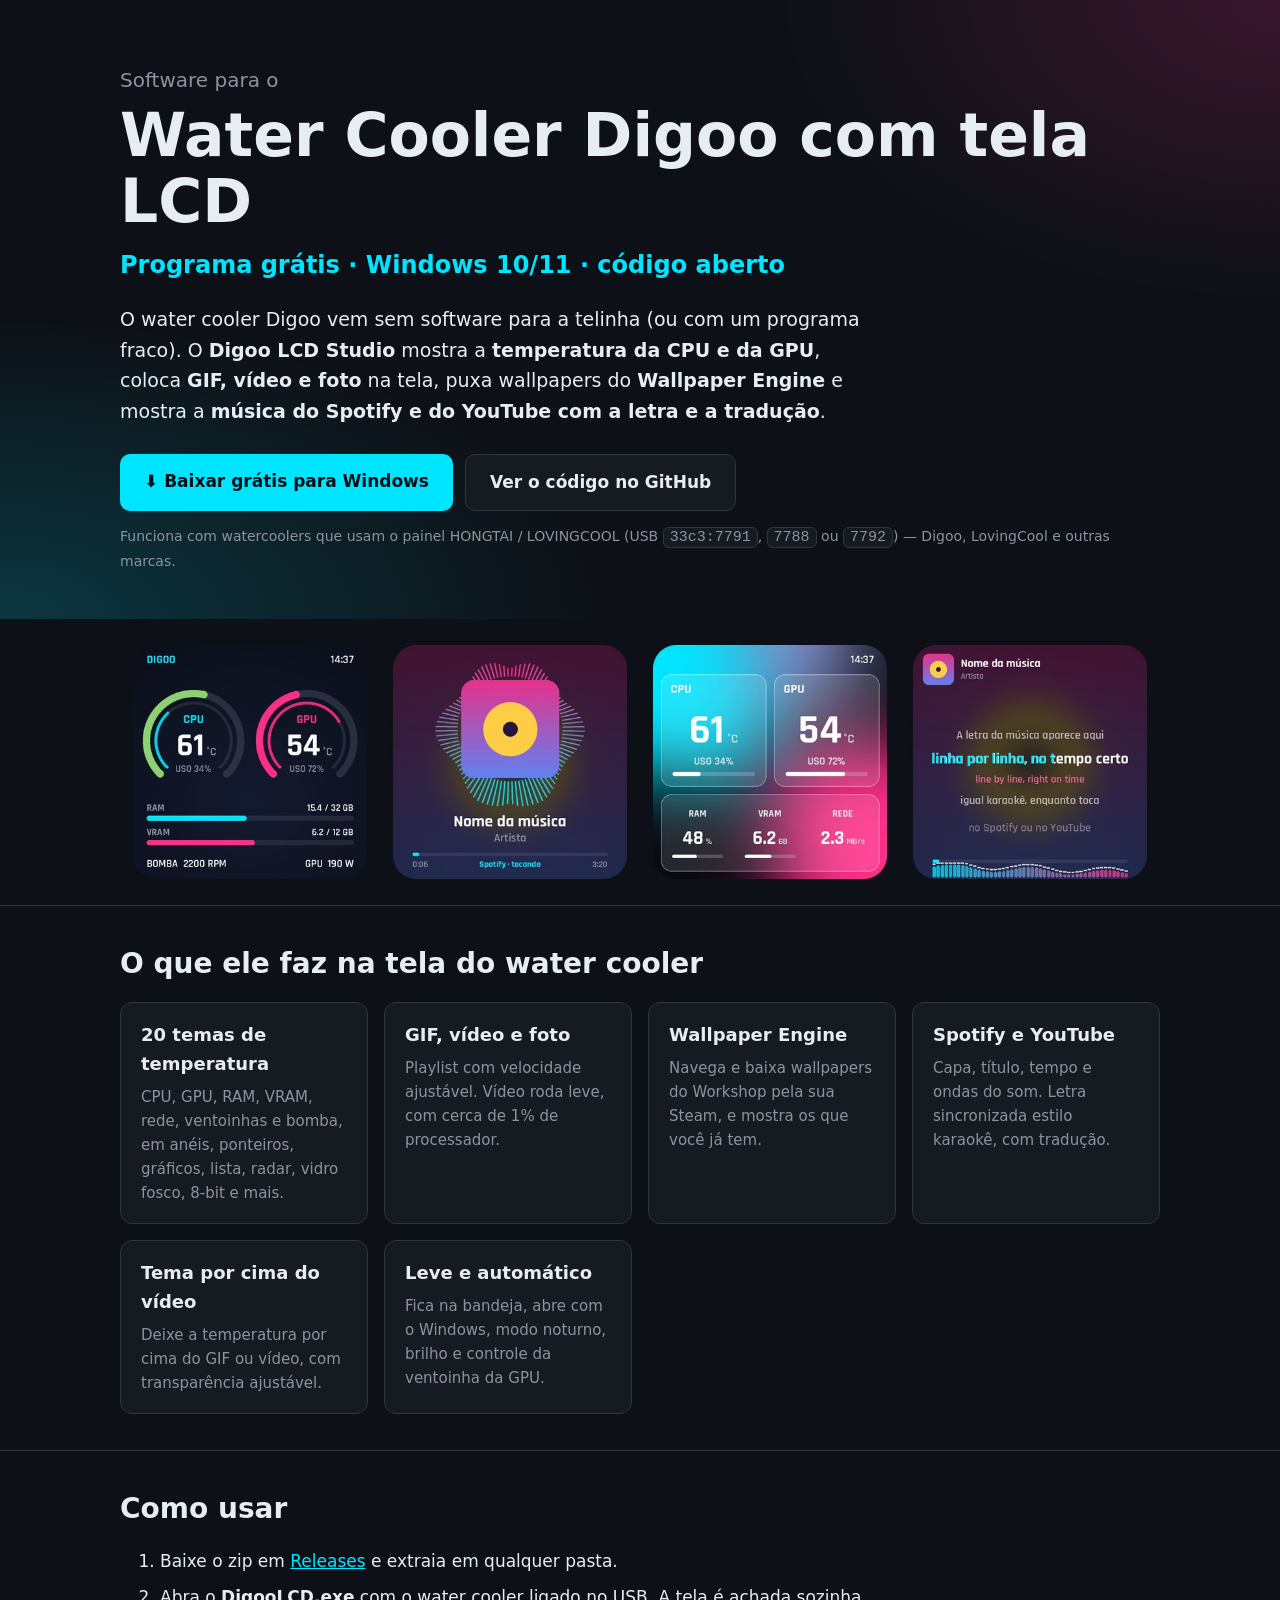
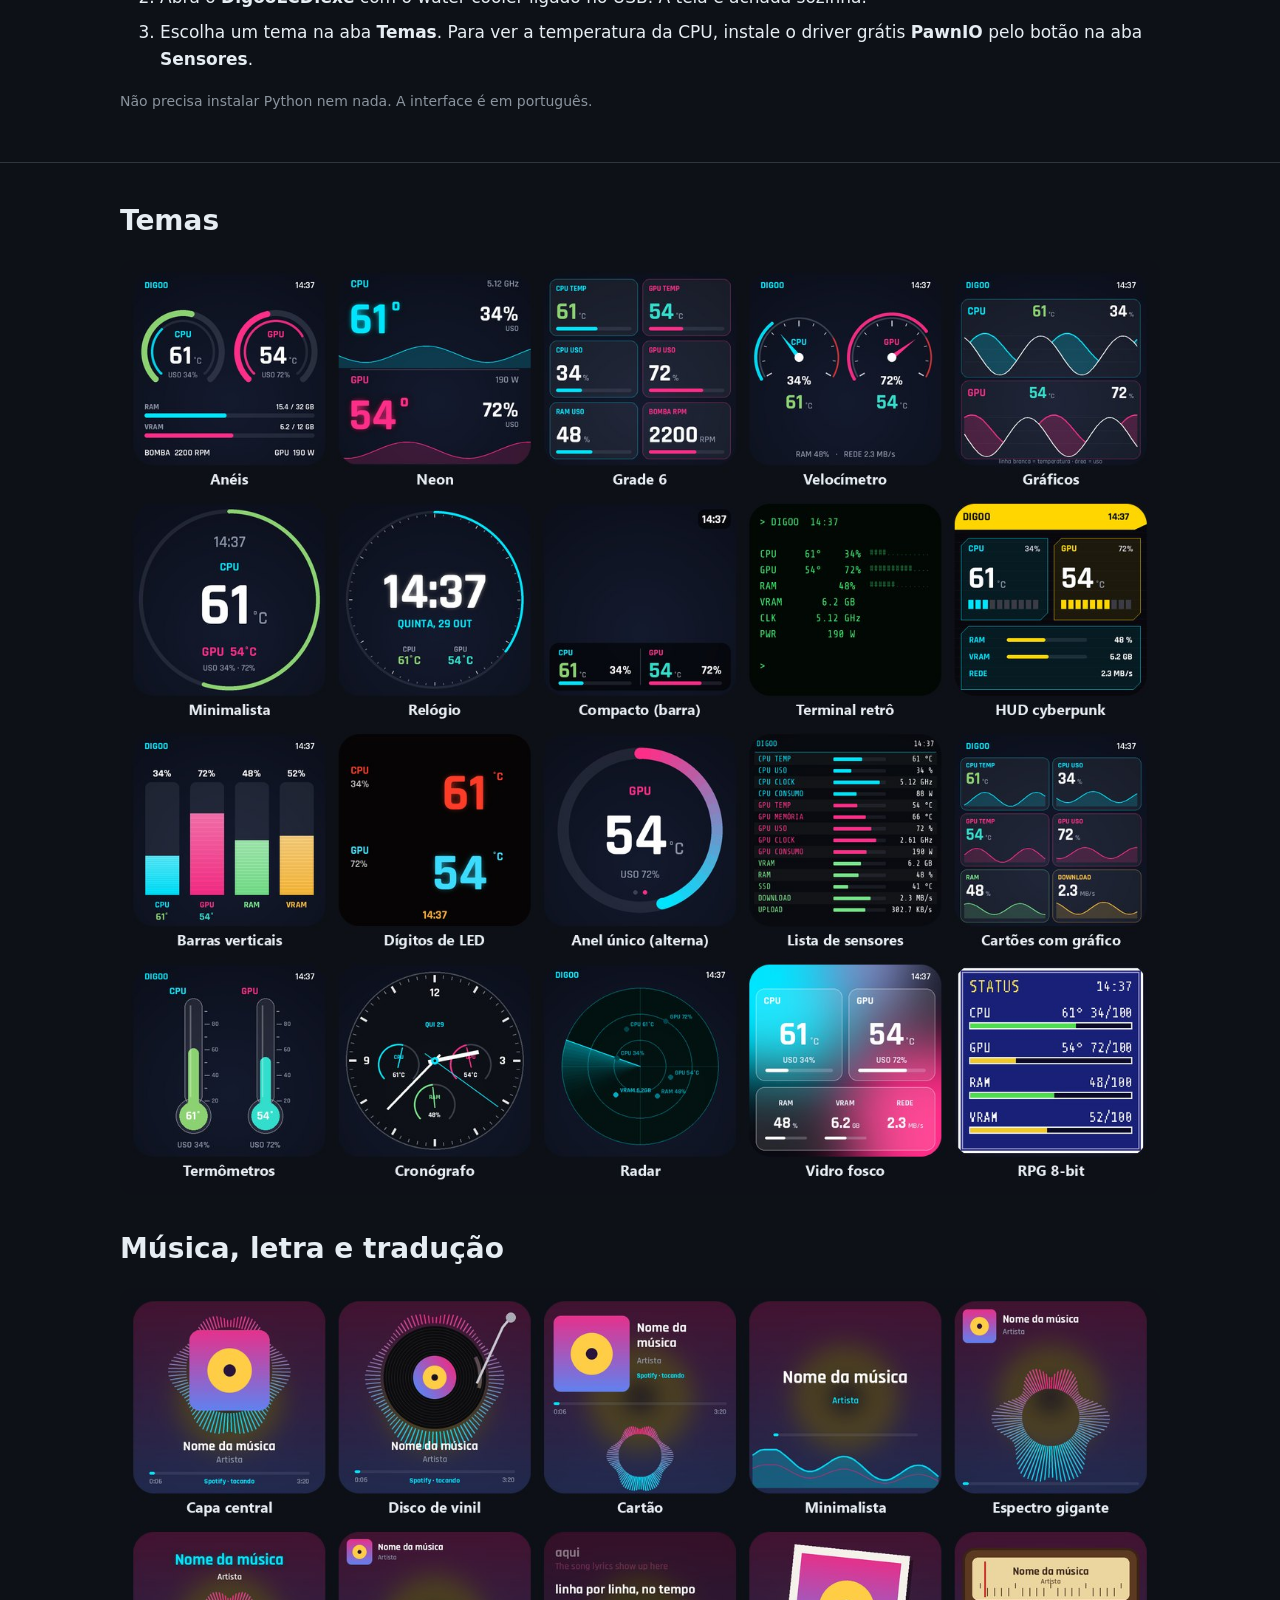
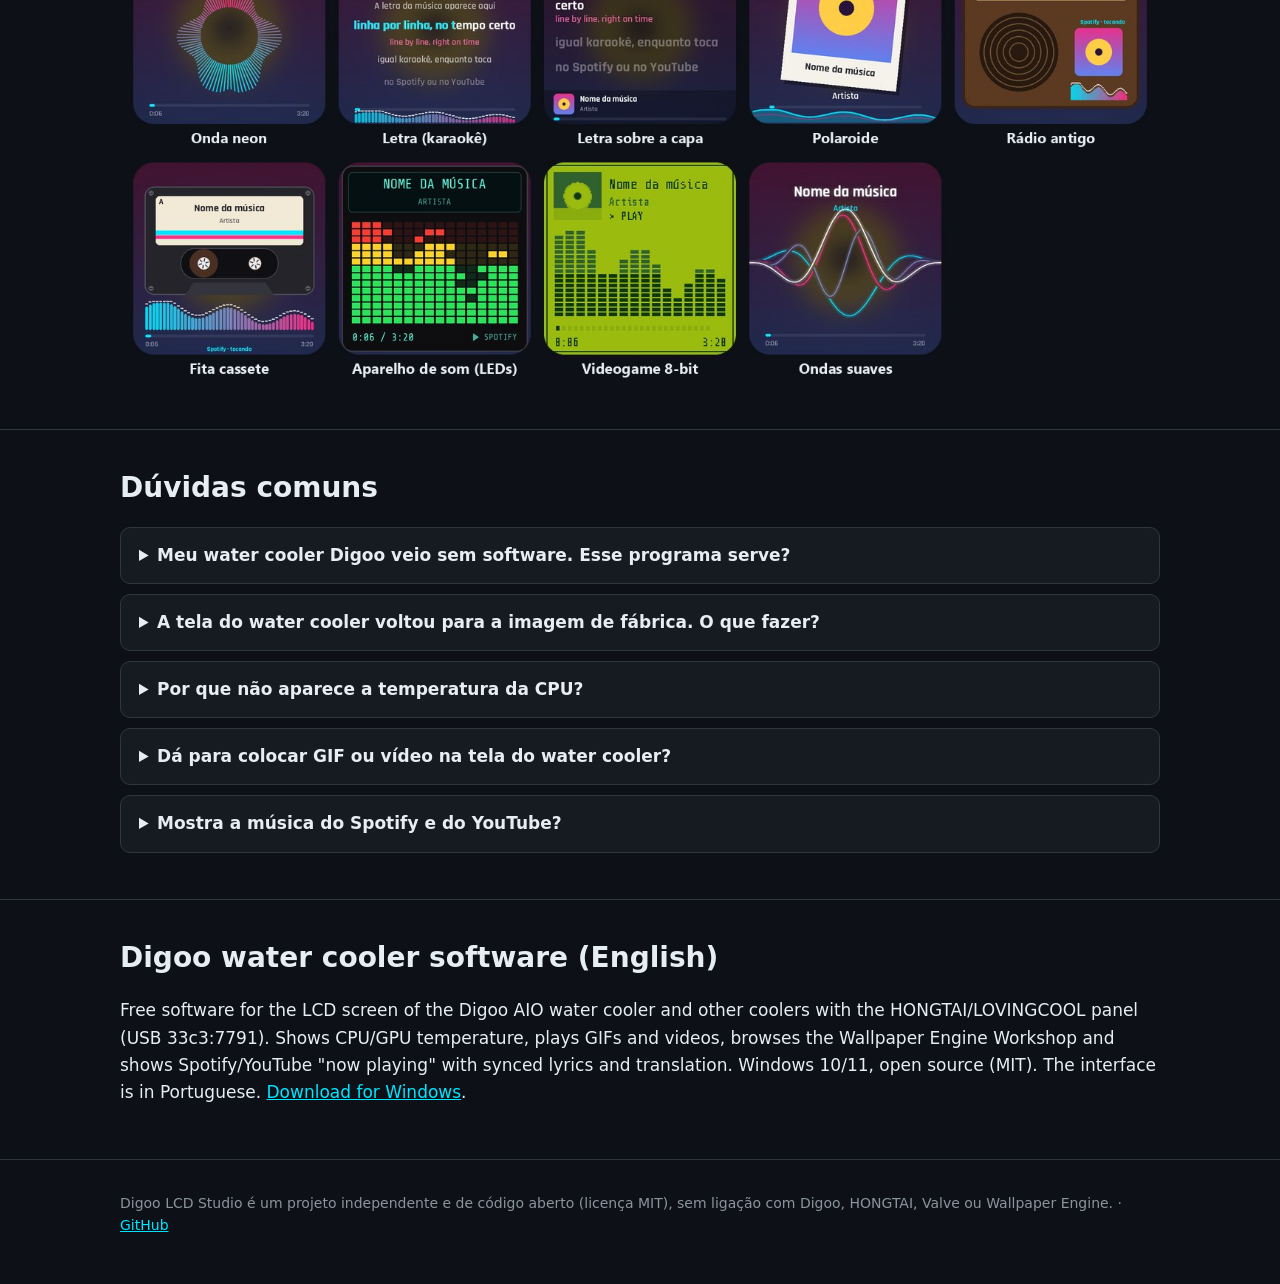
<file: docs/index.html>
<!doctype html>
<html lang="pt-BR">
<head>
<meta charset="utf-8">
<meta name="viewport" content="width=device-width, initial-scale=1">
<title>Software para Water Cooler Digoo (tela LCD) — grátis | Digoo LCD Studio</title>
<meta name="description" content="Programa grátis para a tela LCD do water cooler Digoo: temperatura da CPU e GPU, GIFs, vídeos, Wallpaper Engine e música do Spotify/YouTube com letra e tradução. Windows 10/11, código aberto.">
<meta name="keywords" content="software water cooler digoo, programa water cooler digoo, digoo water cooler software, digoo aio lcd software, watercooler com tela, tela lcd water cooler, hongtai lcd, lovingcool, temperatura cpu gpu na tela do cooler">
<link rel="canonical" href="https://rubinho82.github.io/digoo-lcd-studio/">
<meta name="theme-color" content="#0d1117">
<meta property="og:type" content="website">
<meta property="og:locale" content="pt_BR">
<meta property="og:title" content="Software para Water Cooler Digoo (tela LCD) — grátis">
<meta property="og:description" content="Temperatura da CPU/GPU, GIFs, vídeos, Wallpaper Engine e Spotify/YouTube com letra na telinha do water cooler Digoo.">
<meta property="og:url" content="https://rubinho82.github.io/digoo-lcd-studio/">
<meta property="og:image" content="https://rubinho82.github.io/digoo-lcd-studio/img/social.png">
<meta property="og:image:width" content="1280">
<meta property="og:image:height" content="640">
<meta name="twitter:card" content="summary_large_image">
<script type="application/ld+json">
{
  "@context": "https://schema.org",
  "@type": "SoftwareApplication",
  "name": "Digoo LCD Studio",
  "alternateName": ["Software para water cooler Digoo", "Digoo water cooler software"],
  "description": "Software grátis para a tela LCD do water cooler Digoo e de watercoolers com o painel HONGTAI/LOVINGCOOL (USB 33c3:7791).",
  "applicationCategory": "UtilitiesApplication",
  "operatingSystem": "Windows 10, Windows 11",
  "offers": {"@type": "Offer", "price": "0", "priceCurrency": "BRL"},
  "url": "https://rubinho82.github.io/digoo-lcd-studio/",
  "downloadUrl": "https://github.com/Rubinho82/digoo-lcd-studio/releases/latest",
  "image": "https://rubinho82.github.io/digoo-lcd-studio/img/social.png",
  "license": "https://opensource.org/licenses/MIT"
}
</script>
<script type="application/ld+json">
{
  "@context": "https://schema.org",
  "@type": "FAQPage",
  "mainEntity": [
    {"@type": "Question", "name": "Meu water cooler Digoo veio sem software. Esse programa serve?",
     "acceptedAnswer": {"@type": "Answer", "text": "Serve se a tela aparece no Gerenciador de Dispositivos como porta COM com o ID 33c3:7791 (ou 7788/7792). É o painel HONGTAI que vem nos watercoolers Digoo, LovingCool e de outras marcas."}},
    {"@type": "Question", "name": "A tela do water cooler voltou para a imagem de fábrica. O que fazer?",
     "acceptedAnswer": {"@type": "Answer", "text": "Isso acontece quando nenhum programa está mandando imagem. Deixe o Digoo LCD Studio aberto (ele fica na bandeja) ou marque Iniciar junto com o Windows na aba Configurações."}},
    {"@type": "Question", "name": "Por que não aparece a temperatura da CPU?",
     "acceptedAnswer": {"@type": "Answer", "text": "Instale o driver grátis PawnIO pelo botão na aba Sensores. É o driver que o LibreHardwareMonitor usa para ler a temperatura da CPU."}},
    {"@type": "Question", "name": "Dá para colocar GIF ou vídeo na tela do water cooler?",
     "acceptedAnswer": {"@type": "Answer", "text": "Sim. Arraste o arquivo para a janela do programa ou procure na aba Biblioteca (GIPHY, anime e Workshop do Wallpaper Engine). Dá para deixar a temperatura por cima do vídeo."}},
    {"@type": "Question", "name": "Mostra a música do Spotify e do YouTube?",
     "acceptedAnswer": {"@type": "Answer", "text": "Sim, com capa, título, tempo, ondas do som e a letra sincronizada no estilo karaokê, com tradução opcional."}}
  ]
}
</script>
<style>
  :root {
    --bg: #0d1117; --bg2: #161b22; --line: #30363d; --fg: #e6edf3; --muted: #8b949e;
    --acc: #00e5ff; --acc2: #ff2e88;
  }
  * { box-sizing: border-box; }
  body { margin: 0; background: var(--bg); color: var(--fg); font: 17px/1.6 "Segoe UI", system-ui, -apple-system, sans-serif; }
  a { color: var(--acc); }
  .wrap { max-width: 1080px; margin: 0 auto; padding: 0 20px; }
  header { padding: 64px 0 32px; background:
    radial-gradient(600px 300px at 0% 100%, rgba(0,229,255,.18), transparent),
    radial-gradient(500px 300px at 100% 0%, rgba(255,46,136,.18), transparent); }
  .kicker { color: var(--muted); font-size: 20px; margin: 0; }
  h1 { font-size: clamp(34px, 6vw, 60px); line-height: 1.1; margin: 6px 0 12px; }
  .sub { color: var(--acc); font-size: clamp(18px, 2.6vw, 24px); font-weight: 600; margin: 0 0 20px; }
  .lead { max-width: 760px; font-size: 19px; }
  .btns { display: flex; flex-wrap: wrap; gap: 12px; margin: 28px 0 8px; }
  .btn { display: inline-block; padding: 14px 24px; border-radius: 10px; font-weight: 700; text-decoration: none; }
  .btn.main { background: var(--acc); color: #001016; }
  .btn.alt { border: 1px solid var(--line); color: var(--fg); background: var(--bg2); }
  .small { color: var(--muted); font-size: 14px; }
  img.full { width: 100%; height: auto; border-radius: 14px; display: block; }
  section { padding: 36px 0; border-top: 1px solid var(--line); }
  h2 { font-size: 28px; margin: 0 0 16px; }
  .grid { display: grid; grid-template-columns: repeat(auto-fit, minmax(240px, 1fr)); gap: 16px; }
  .card { background: var(--bg2); border: 1px solid var(--line); border-radius: 12px; padding: 18px 20px; }
  .card h3 { margin: 0 0 6px; font-size: 18px; }
  .card p { margin: 0; color: var(--muted); font-size: 15px; }
  ol li { margin-bottom: 8px; }
  details { background: var(--bg2); border: 1px solid var(--line); border-radius: 10px; padding: 14px 18px; margin-bottom: 10px; }
  summary { cursor: pointer; font-weight: 600; }
  details p { color: var(--muted); margin: 10px 0 0; }
  code { background: var(--bg2); border: 1px solid var(--line); border-radius: 6px; padding: 1px 6px; font-size: 15px; }
  footer { padding: 32px 0 48px; color: var(--muted); font-size: 14px; border-top: 1px solid var(--line); }
</style>
</head>
<body>
<header>
  <div class="wrap">
    <p class="kicker">Software para o</p>
    <h1>Water Cooler Digoo com tela LCD</h1>
    <p class="sub">Programa grátis · Windows 10/11 · código aberto</p>
    <p class="lead">O water cooler Digoo vem sem software para a telinha (ou com um programa fraco). O
      <strong>Digoo LCD Studio</strong> mostra a <strong>temperatura da CPU e da GPU</strong>, coloca
      <strong>GIF, vídeo e foto</strong> na tela, puxa wallpapers do <strong>Wallpaper Engine</strong> e mostra a
      <strong>música do Spotify e do YouTube com a letra e a tradução</strong>.</p>
    <div class="btns">
      <a class="btn main" href="https://github.com/Rubinho82/digoo-lcd-studio/releases/latest">⬇ Baixar grátis para Windows</a>
      <a class="btn alt" href="https://github.com/Rubinho82/digoo-lcd-studio">Ver o código no GitHub</a>
    </div>
    <p class="small">Funciona com watercoolers que usam o painel HONGTAI / LOVINGCOOL (USB <code>33c3:7791</code>,
      <code>7788</code> ou <code>7792</code>) — Digoo, LovingCool e outras marcas.</p>
  </div>
</header>

<main>
  <div class="wrap">
    <img class="full" src="img/destaque.jpg" width="1600" height="440"
         alt="Telinha do water cooler Digoo mostrando temperatura da CPU e GPU, música e letra">
  </div>

  <section>
    <div class="wrap">
      <h2>O que ele faz na tela do water cooler</h2>
      <div class="grid">
        <div class="card"><h3>20 temas de temperatura</h3><p>CPU, GPU, RAM, VRAM, rede, ventoinhas e bomba, em anéis, ponteiros, gráficos, lista, radar, vidro fosco, 8-bit e mais.</p></div>
        <div class="card"><h3>GIF, vídeo e foto</h3><p>Playlist com velocidade ajustável. Vídeo roda leve, com cerca de 1% de processador.</p></div>
        <div class="card"><h3>Wallpaper Engine</h3><p>Navega e baixa wallpapers do Workshop pela sua Steam, e mostra os que você já tem.</p></div>
        <div class="card"><h3>Spotify e YouTube</h3><p>Capa, título, tempo e ondas do som. Letra sincronizada estilo karaokê, com tradução.</p></div>
        <div class="card"><h3>Tema por cima do vídeo</h3><p>Deixe a temperatura por cima do GIF ou vídeo, com transparência ajustável.</p></div>
        <div class="card"><h3>Leve e automático</h3><p>Fica na bandeja, abre com o Windows, modo noturno, brilho e controle da ventoinha da GPU.</p></div>
      </div>
    </div>
  </section>

  <section>
    <div class="wrap">
      <h2>Como usar</h2>
      <ol>
        <li>Baixe o zip em <a href="https://github.com/Rubinho82/digoo-lcd-studio/releases/latest">Releases</a> e extraia em qualquer pasta.</li>
        <li>Abra o <strong>DigooLCD.exe</strong> com o water cooler ligado no USB. A tela é achada sozinha.</li>
        <li>Escolha um tema na aba <strong>Temas</strong>. Para ver a temperatura da CPU, instale o driver grátis <strong>PawnIO</strong> pelo botão na aba <strong>Sensores</strong>.</li>
      </ol>
      <p class="small">Não precisa instalar Python nem nada. A interface é em português.</p>
    </div>
  </section>

  <section>
    <div class="wrap">
      <h2>Temas</h2>
      <img class="full" src="img/temas.jpg" loading="lazy" alt="20 temas de temperatura da CPU e GPU para a tela do water cooler Digoo">
      <h2 style="margin-top:32px">Música, letra e tradução</h2>
      <img class="full" src="img/musica.jpg" loading="lazy" alt="Modelos de música para a tela do water cooler: capa, vinil, karaokê, cassete e mais">
    </div>
  </section>

  <section>
    <div class="wrap">
      <h2>Dúvidas comuns</h2>
      <details><summary>Meu water cooler Digoo veio sem software. Esse programa serve?</summary>
        <p>Serve se a tela aparece no Gerenciador de Dispositivos como porta COM com o ID <code>33c3:7791</code> (ou <code>7788</code>/<code>7792</code>). É o painel HONGTAI que vem nos watercoolers Digoo, LovingCool e de outras marcas. <a href="water-cooler-digoo-sem-software.html">Guia completo →</a></p></details>
      <details><summary>A tela do water cooler voltou para a imagem de fábrica. O que fazer?</summary>
        <p>Isso acontece quando nenhum programa está mandando imagem. Deixe o Digoo LCD Studio aberto (ele fica na bandeja, perto do relógio) ou marque "Iniciar junto com o Windows" na aba Configurações. <a href="tela-water-cooler-voltou-fabrica.html">Guia completo →</a></p></details>
      <details><summary>Por que não aparece a temperatura da CPU?</summary>
        <p>Instale o driver grátis PawnIO pelo botão na aba Sensores. É o driver que o LibreHardwareMonitor usa para ler a temperatura da CPU. <a href="temperatura-cpu-gpu-water-cooler.html">Guia completo →</a></p></details>
      <details><summary>Dá para colocar GIF ou vídeo na tela do water cooler?</summary>
        <p>Sim. Arraste o arquivo para a janela do programa ou procure na aba Biblioteca (GIPHY, anime e Workshop do Wallpaper Engine). Dá para deixar a temperatura por cima do vídeo. <a href="gif-video-tela-water-cooler.html">Guia completo →</a></p></details>
      <details><summary>Mostra a música do Spotify e do YouTube?</summary>
        <p>Sim, com capa, título, tempo, ondas do som e a letra sincronizada no estilo karaokê, com tradução opcional. <a href="musica-spotify-letra-water-cooler.html">Guia completo →</a></p></details>
    </div>
  </section>

  <section lang="en">
    <div class="wrap">
      <h2>Digoo water cooler software (English)</h2>
      <p>Free software for the LCD screen of the Digoo AIO water cooler and other coolers with the HONGTAI/LOVINGCOOL
        panel (USB 33c3:7791). Shows CPU/GPU temperature, plays GIFs and videos, browses the Wallpaper Engine
        Workshop and shows Spotify/YouTube "now playing" with synced lyrics and translation. Windows 10/11, open
        source (MIT). The interface is in Portuguese.
        <a href="https://github.com/Rubinho82/digoo-lcd-studio/releases/latest">Download for Windows</a>.</p>
    </div>
  </section>
</main>

<footer>
  <div class="wrap">
    Digoo LCD Studio é um projeto independente e de código aberto (licença MIT), sem ligação com Digoo, HONGTAI,
    Valve ou Wallpaper Engine. · <a href="https://github.com/Rubinho82/digoo-lcd-studio">GitHub</a>
  </div>
</footer>
</body>
</html>
</file>
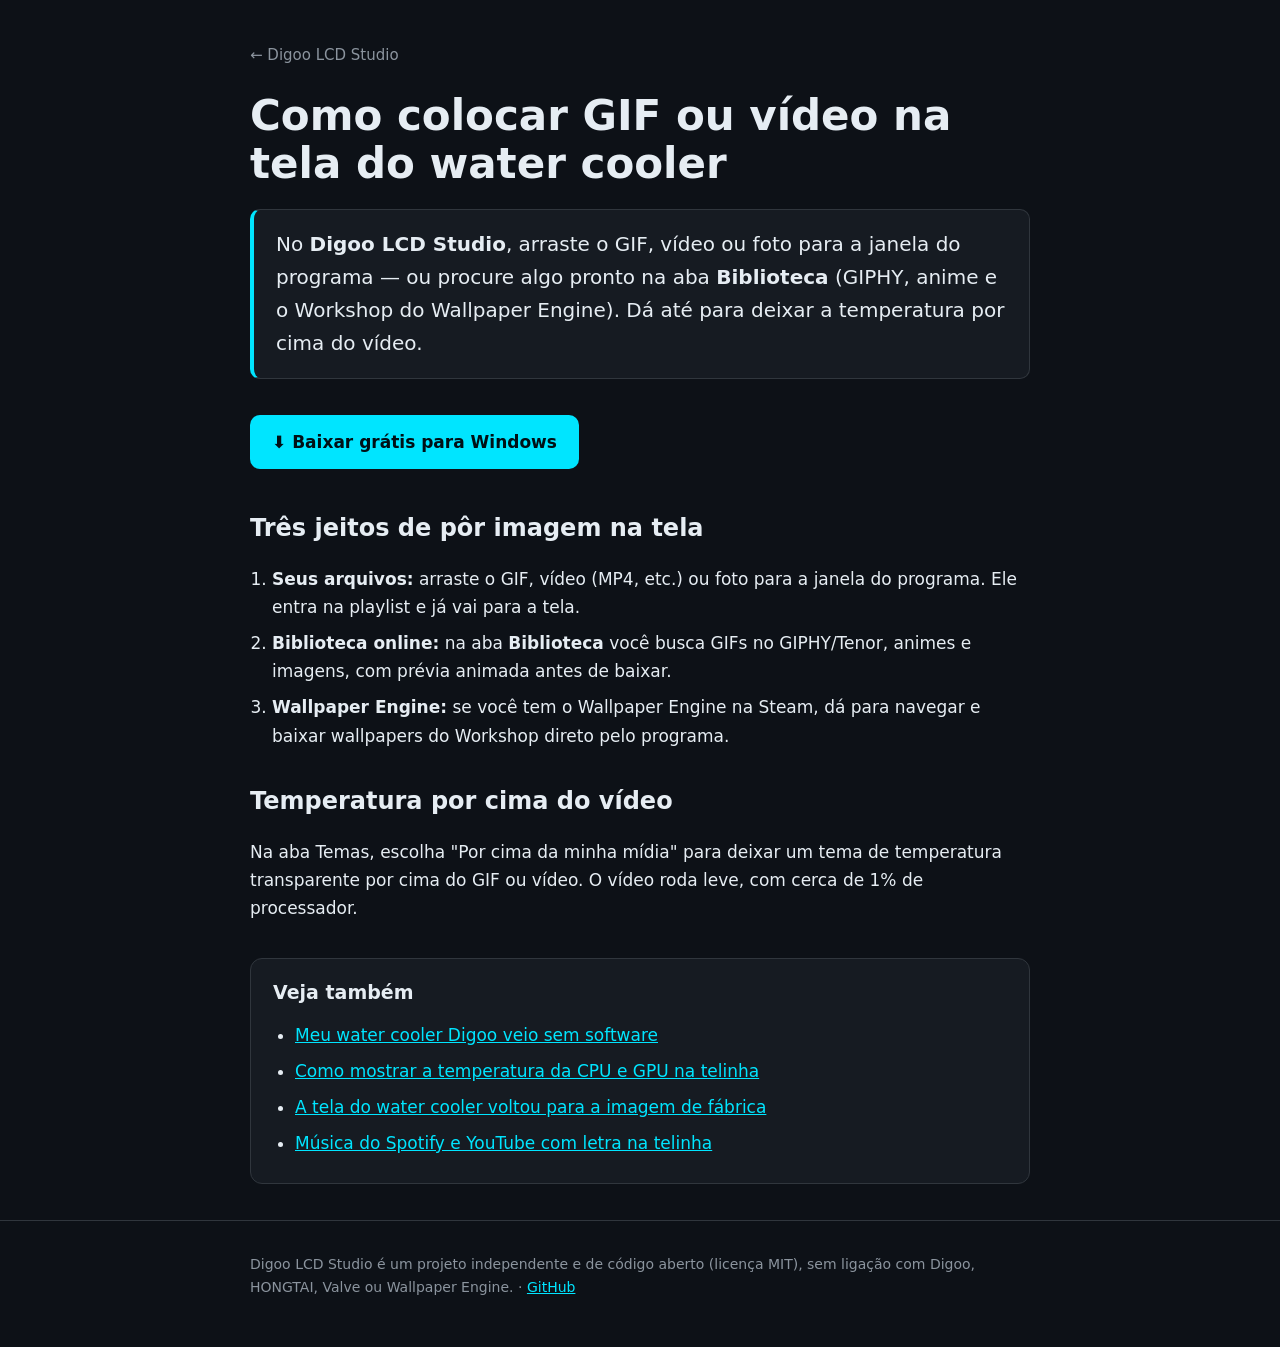
<file: docs/gif-video-tela-water-cooler.html>
<!doctype html>
<html lang="pt-BR">
<head>
<meta charset="utf-8">
<meta name="viewport" content="width=device-width, initial-scale=1">
<title>Como colocar GIF ou vídeo na tela do water cooler | Digoo LCD Studio</title>
<meta name="description" content="Para pôr um GIF, vídeo ou foto na tela do water cooler Digoo, arraste o arquivo para o Digoo LCD Studio ou use a aba Biblioteca (GIPHY, anime, Wallpaper Engine).">
<meta name="keywords" content="gif na tela do water cooler, video no water cooler digoo, wallpaper water cooler, digoo lcd gif video, animação tela cooler">
<link rel="canonical" href="https://rubinho82.github.io/digoo-lcd-studio/gif-video-tela-water-cooler.html">
<link rel="stylesheet" href="style.css">
<meta name="theme-color" content="#0d1117">
<meta property="og:type" content="article">
<meta property="og:title" content="Como colocar GIF ou vídeo na tela do water cooler">
<meta property="og:description" content="Para pôr um GIF, vídeo ou foto na tela do water cooler Digoo, arraste o arquivo para o Digoo LCD Studio ou use a aba Biblioteca (GIPHY, anime, Wallpaper Engine).">
<meta property="og:url" content="https://rubinho82.github.io/digoo-lcd-studio/gif-video-tela-water-cooler.html">
<meta property="og:image" content="https://rubinho82.github.io/digoo-lcd-studio/img/social.png">
<script type="application/ld+json">
{
  "@context": "https://schema.org",
  "@type": "FAQPage",
  "mainEntity": [
    {
      "@type": "Question",
      "name": "Como colocar GIF ou vídeo na tela do water cooler",
      "acceptedAnswer": {
        "@type": "Answer",
        "text": "No Digoo LCD Studio, arraste o GIF, vídeo ou foto para a janela do programa — ou procure algo pronto na aba Biblioteca (GIPHY, anime e o Workshop do Wallpaper Engine). Dá até para deixar a temperatura por cima do vídeo."
      }
    }
  ]
}
</script>
<script type="application/ld+json">
{
  "@context": "https://schema.org",
  "@type": "BreadcrumbList",
  "itemListElement": [
    {
      "@type": "ListItem",
      "position": 1,
      "name": "Digoo LCD Studio",
      "item": "https://rubinho82.github.io/digoo-lcd-studio/"
    },
    {
      "@type": "ListItem",
      "position": 2,
      "name": "Como colocar GIF ou vídeo na tela do water cooler",
      "item": "https://rubinho82.github.io/digoo-lcd-studio/gif-video-tela-water-cooler.html"
    }
  ]
}
</script>
</head>
<body>
<header>
  <div class="wrap"><a class="crumb" href="./">← Digoo LCD Studio</a></div>
</header>
<main class="wrap">
  <h1>Como colocar GIF ou vídeo na tela do water cooler</h1>
  <p class="answer">No <strong>Digoo LCD Studio</strong>, arraste o GIF, vídeo ou foto para a janela do programa — ou procure algo pronto na aba <strong>Biblioteca</strong> (GIPHY, anime e o Workshop do Wallpaper Engine). Dá até para deixar a temperatura por cima do vídeo.</p>
  <a class="btn" href="https://github.com/Rubinho82/digoo-lcd-studio/releases/latest">⬇ Baixar grátis para Windows</a>
  <h2>Três jeitos de pôr imagem na tela</h2>
<ol>
  <li><strong>Seus arquivos:</strong> arraste o GIF, vídeo (MP4, etc.) ou foto para a janela do programa. Ele entra
  na playlist e já vai para a tela.</li>
  <li><strong>Biblioteca online:</strong> na aba <strong>Biblioteca</strong> você busca GIFs no GIPHY/Tenor, animes
  e imagens, com prévia animada antes de baixar.</li>
  <li><strong>Wallpaper Engine:</strong> se você tem o Wallpaper Engine na Steam, dá para navegar e baixar
  wallpapers do Workshop direto pelo programa.</li>
</ol>
<h2>Temperatura por cima do vídeo</h2>
<p>Na aba Temas, escolha "Por cima da minha mídia" para deixar um tema de temperatura transparente por cima do GIF
ou vídeo. O vídeo roda leve, com cerca de 1% de processador.</p>
  <div class="more">
  <h2>Veja também</h2>
  <ul>
    <li><a href="water-cooler-digoo-sem-software.html">Meu water cooler Digoo veio sem software</a></li>
    <li><a href="temperatura-cpu-gpu-water-cooler.html">Como mostrar a temperatura da CPU e GPU na telinha</a></li>
    <li><a href="tela-water-cooler-voltou-fabrica.html">A tela do water cooler voltou para a imagem de fábrica</a></li>
    <li><a href="musica-spotify-letra-water-cooler.html">Música do Spotify e YouTube com letra na telinha</a></li>
  </ul>
</div>
</main>
<footer>
  <div class="wrap">Digoo LCD Studio é um projeto independente e de código aberto (licença MIT), sem ligação com
  Digoo, HONGTAI, Valve ou Wallpaper Engine. · <a href="https://github.com/Rubinho82/digoo-lcd-studio">GitHub</a>
  </div>
</footer>
</body>
</html>
</file>
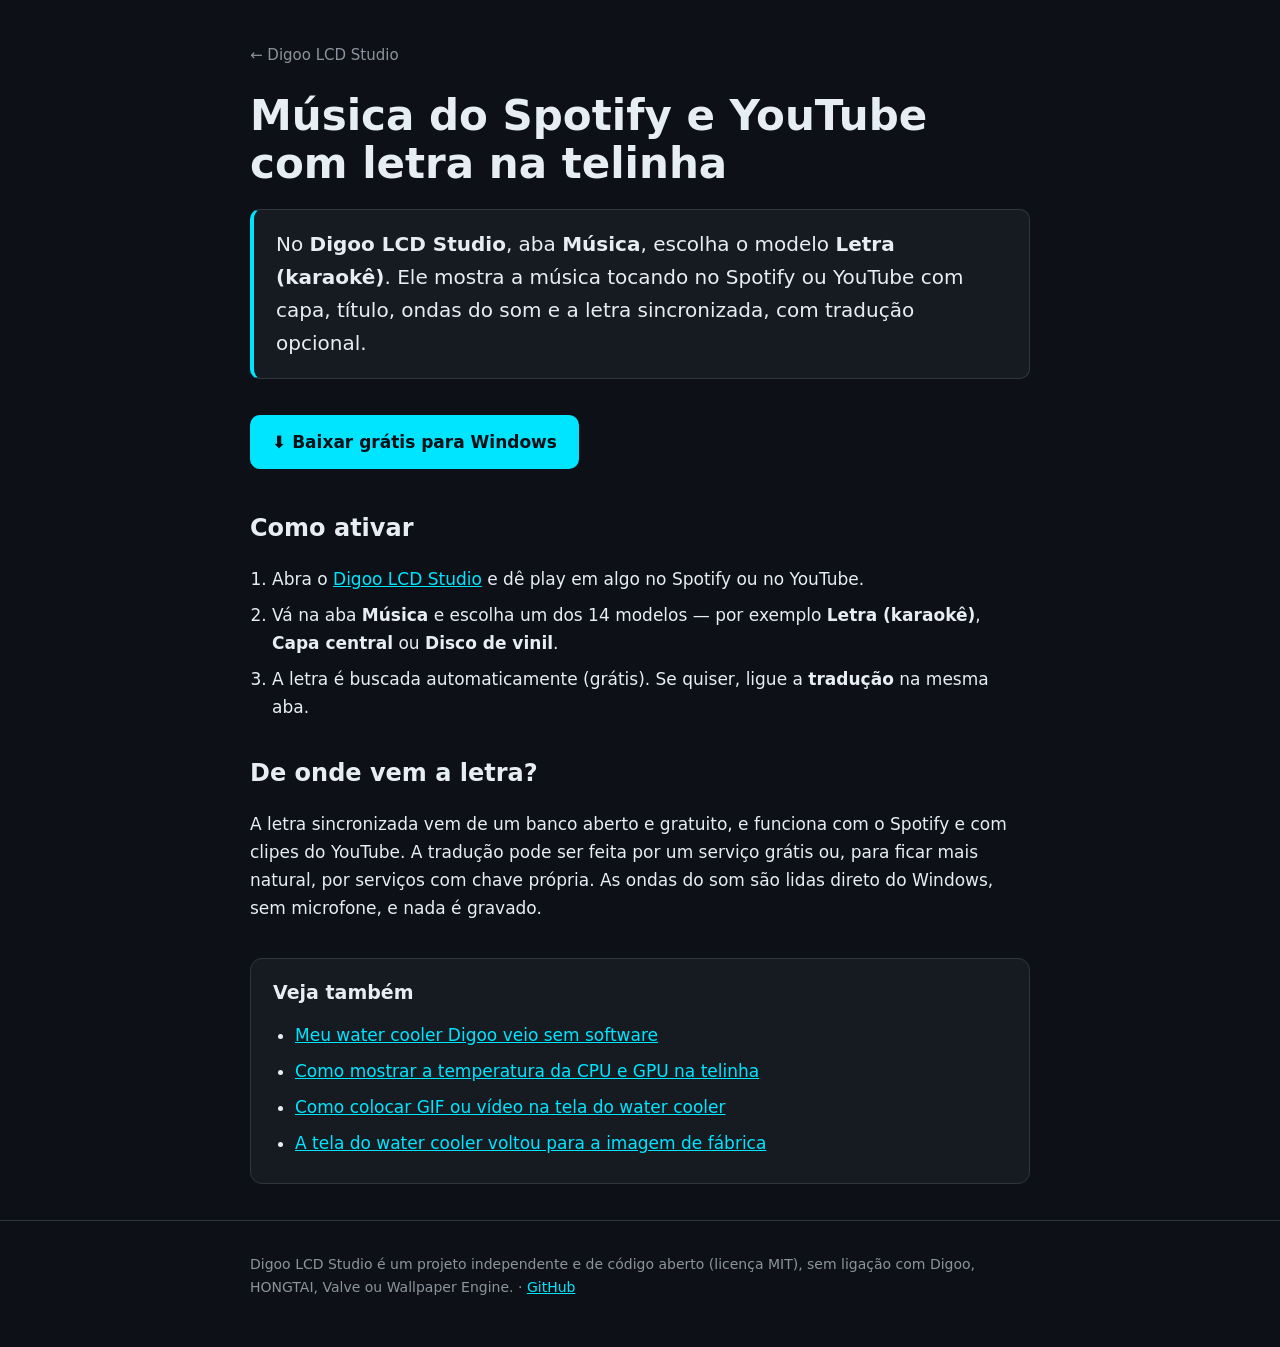
<file: docs/musica-spotify-letra-water-cooler.html>
<!doctype html>
<html lang="pt-BR">
<head>
<meta charset="utf-8">
<meta name="viewport" content="width=device-width, initial-scale=1">
<title>Música do Spotify e YouTube com letra na tela do water cooler | Digoo LCD Studio</title>
<meta name="description" content="O Digoo LCD Studio mostra a música do Spotify e do YouTube na tela do water cooler, com capa, ondas do som e letra sincronizada (karaokê), com tradução opcional.">
<meta name="keywords" content="musica na tela do water cooler, spotify water cooler digoo, letra karaoke tela cooler, digoo lcd musica spotify youtube, visualizador de musica cooler">
<link rel="canonical" href="https://rubinho82.github.io/digoo-lcd-studio/musica-spotify-letra-water-cooler.html">
<link rel="stylesheet" href="style.css">
<meta name="theme-color" content="#0d1117">
<meta property="og:type" content="article">
<meta property="og:title" content="Música do Spotify e YouTube com letra na tela do water cooler">
<meta property="og:description" content="O Digoo LCD Studio mostra a música do Spotify e do YouTube na tela do water cooler, com capa, ondas do som e letra sincronizada (karaokê), com tradução opcional.">
<meta property="og:url" content="https://rubinho82.github.io/digoo-lcd-studio/musica-spotify-letra-water-cooler.html">
<meta property="og:image" content="https://rubinho82.github.io/digoo-lcd-studio/img/social.png">
<script type="application/ld+json">
{
  "@context": "https://schema.org",
  "@type": "FAQPage",
  "mainEntity": [
    {
      "@type": "Question",
      "name": "Música do Spotify e YouTube com letra na telinha",
      "acceptedAnswer": {
        "@type": "Answer",
        "text": "No Digoo LCD Studio, aba Música, escolha o modelo Letra (karaokê). Ele mostra a música tocando no Spotify ou YouTube com capa, título, ondas do som e a letra sincronizada, com tradução opcional."
      }
    }
  ]
}
</script>
<script type="application/ld+json">
{
  "@context": "https://schema.org",
  "@type": "BreadcrumbList",
  "itemListElement": [
    {
      "@type": "ListItem",
      "position": 1,
      "name": "Digoo LCD Studio",
      "item": "https://rubinho82.github.io/digoo-lcd-studio/"
    },
    {
      "@type": "ListItem",
      "position": 2,
      "name": "Música do Spotify e YouTube com letra na telinha",
      "item": "https://rubinho82.github.io/digoo-lcd-studio/musica-spotify-letra-water-cooler.html"
    }
  ]
}
</script>
</head>
<body>
<header>
  <div class="wrap"><a class="crumb" href="./">← Digoo LCD Studio</a></div>
</header>
<main class="wrap">
  <h1>Música do Spotify e YouTube com letra na telinha</h1>
  <p class="answer">No <strong>Digoo LCD Studio</strong>, aba <strong>Música</strong>, escolha o modelo <strong>Letra (karaokê)</strong>. Ele mostra a música tocando no Spotify ou YouTube com capa, título, ondas do som e a letra sincronizada, com tradução opcional.</p>
  <a class="btn" href="https://github.com/Rubinho82/digoo-lcd-studio/releases/latest">⬇ Baixar grátis para Windows</a>
  <h2>Como ativar</h2>
<ol>
  <li>Abra o <a href="https://github.com/Rubinho82/digoo-lcd-studio/releases/latest">Digoo LCD Studio</a> e dê play em algo no Spotify ou no YouTube.</li>
  <li>Vá na aba <strong>Música</strong> e escolha um dos 14 modelos — por exemplo <strong>Letra (karaokê)</strong>,
  <strong>Capa central</strong> ou <strong>Disco de vinil</strong>.</li>
  <li>A letra é buscada automaticamente (grátis). Se quiser, ligue a <strong>tradução</strong> na mesma aba.</li>
</ol>
<h2>De onde vem a letra?</h2>
<p>A letra sincronizada vem de um banco aberto e gratuito, e funciona com o Spotify e com clipes do YouTube. A
tradução pode ser feita por um serviço grátis ou, para ficar mais natural, por serviços com chave própria. As
ondas do som são lidas direto do Windows, sem microfone, e nada é gravado.</p>
  <div class="more">
  <h2>Veja também</h2>
  <ul>
    <li><a href="water-cooler-digoo-sem-software.html">Meu water cooler Digoo veio sem software</a></li>
    <li><a href="temperatura-cpu-gpu-water-cooler.html">Como mostrar a temperatura da CPU e GPU na telinha</a></li>
    <li><a href="gif-video-tela-water-cooler.html">Como colocar GIF ou vídeo na tela do water cooler</a></li>
    <li><a href="tela-water-cooler-voltou-fabrica.html">A tela do water cooler voltou para a imagem de fábrica</a></li>
  </ul>
</div>
</main>
<footer>
  <div class="wrap">Digoo LCD Studio é um projeto independente e de código aberto (licença MIT), sem ligação com
  Digoo, HONGTAI, Valve ou Wallpaper Engine. · <a href="https://github.com/Rubinho82/digoo-lcd-studio">GitHub</a>
  </div>
</footer>
</body>
</html>
</file>
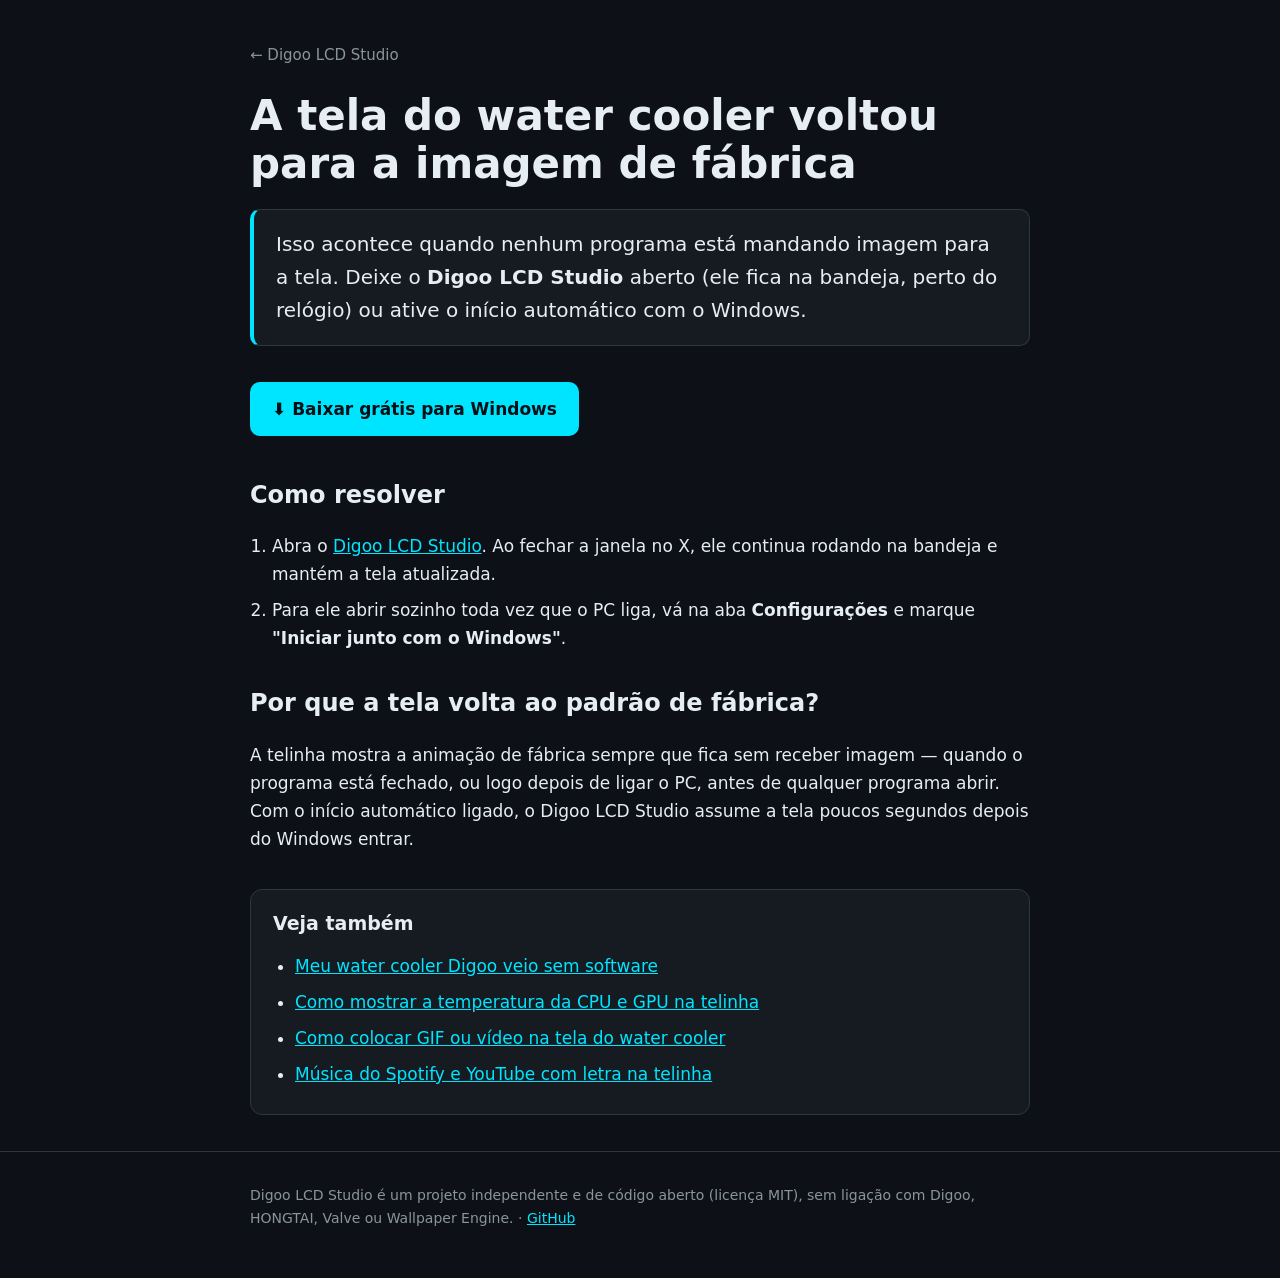
<file: docs/tela-water-cooler-voltou-fabrica.html>
<!doctype html>
<html lang="pt-BR">
<head>
<meta charset="utf-8">
<meta name="viewport" content="width=device-width, initial-scale=1">
<title>Tela do water cooler voltou para a imagem de fábrica? Como resolver | Digoo LCD Studio</title>
<meta name="description" content="Se a tela do water cooler Digoo volta sozinha para a imagem de fábrica, é porque nenhum programa está mandando imagem. Veja como deixar o Digoo LCD Studio sempre ativo.">
<meta name="keywords" content="tela water cooler voltou fabrica, water cooler digoo imagem de fabrica, tela cooler volta sozinha, digoo lcd iniciar com windows">
<link rel="canonical" href="https://rubinho82.github.io/digoo-lcd-studio/tela-water-cooler-voltou-fabrica.html">
<link rel="stylesheet" href="style.css">
<meta name="theme-color" content="#0d1117">
<meta property="og:type" content="article">
<meta property="og:title" content="Tela do water cooler voltou para a imagem de fábrica? Como resolver">
<meta property="og:description" content="Se a tela do water cooler Digoo volta sozinha para a imagem de fábrica, é porque nenhum programa está mandando imagem. Veja como deixar o Digoo LCD Studio sempre ativo.">
<meta property="og:url" content="https://rubinho82.github.io/digoo-lcd-studio/tela-water-cooler-voltou-fabrica.html">
<meta property="og:image" content="https://rubinho82.github.io/digoo-lcd-studio/img/social.png">
<script type="application/ld+json">
{
  "@context": "https://schema.org",
  "@type": "FAQPage",
  "mainEntity": [
    {
      "@type": "Question",
      "name": "A tela do water cooler voltou para a imagem de fábrica",
      "acceptedAnswer": {
        "@type": "Answer",
        "text": "Isso acontece quando nenhum programa está mandando imagem para a tela. Deixe o Digoo LCD Studio aberto (ele fica na bandeja, perto do relógio) ou ative o início automático com o Windows."
      }
    }
  ]
}
</script>
<script type="application/ld+json">
{
  "@context": "https://schema.org",
  "@type": "BreadcrumbList",
  "itemListElement": [
    {
      "@type": "ListItem",
      "position": 1,
      "name": "Digoo LCD Studio",
      "item": "https://rubinho82.github.io/digoo-lcd-studio/"
    },
    {
      "@type": "ListItem",
      "position": 2,
      "name": "A tela do water cooler voltou para a imagem de fábrica",
      "item": "https://rubinho82.github.io/digoo-lcd-studio/tela-water-cooler-voltou-fabrica.html"
    }
  ]
}
</script>
</head>
<body>
<header>
  <div class="wrap"><a class="crumb" href="./">← Digoo LCD Studio</a></div>
</header>
<main class="wrap">
  <h1>A tela do water cooler voltou para a imagem de fábrica</h1>
  <p class="answer">Isso acontece quando nenhum programa está mandando imagem para a tela. Deixe o <strong>Digoo LCD Studio</strong> aberto (ele fica na bandeja, perto do relógio) ou ative o início automático com o Windows.</p>
  <a class="btn" href="https://github.com/Rubinho82/digoo-lcd-studio/releases/latest">⬇ Baixar grátis para Windows</a>
  <h2>Como resolver</h2>
<ol>
  <li>Abra o <a href="https://github.com/Rubinho82/digoo-lcd-studio/releases/latest">Digoo LCD Studio</a>. Ao fechar a janela no X, ele continua rodando na bandeja e
  mantém a tela atualizada.</li>
  <li>Para ele abrir sozinho toda vez que o PC liga, vá na aba <strong>Configurações</strong> e marque
  <strong>"Iniciar junto com o Windows"</strong>.</li>
</ol>
<h2>Por que a tela volta ao padrão de fábrica?</h2>
<p>A telinha mostra a animação de fábrica sempre que fica sem receber imagem — quando o programa está fechado,
ou logo depois de ligar o PC, antes de qualquer programa abrir. Com o início automático ligado, o Digoo LCD Studio
assume a tela poucos segundos depois do Windows entrar.</p>
  <div class="more">
  <h2>Veja também</h2>
  <ul>
    <li><a href="water-cooler-digoo-sem-software.html">Meu water cooler Digoo veio sem software</a></li>
    <li><a href="temperatura-cpu-gpu-water-cooler.html">Como mostrar a temperatura da CPU e GPU na telinha</a></li>
    <li><a href="gif-video-tela-water-cooler.html">Como colocar GIF ou vídeo na tela do water cooler</a></li>
    <li><a href="musica-spotify-letra-water-cooler.html">Música do Spotify e YouTube com letra na telinha</a></li>
  </ul>
</div>
</main>
<footer>
  <div class="wrap">Digoo LCD Studio é um projeto independente e de código aberto (licença MIT), sem ligação com
  Digoo, HONGTAI, Valve ou Wallpaper Engine. · <a href="https://github.com/Rubinho82/digoo-lcd-studio">GitHub</a>
  </div>
</footer>
</body>
</html>
</file>
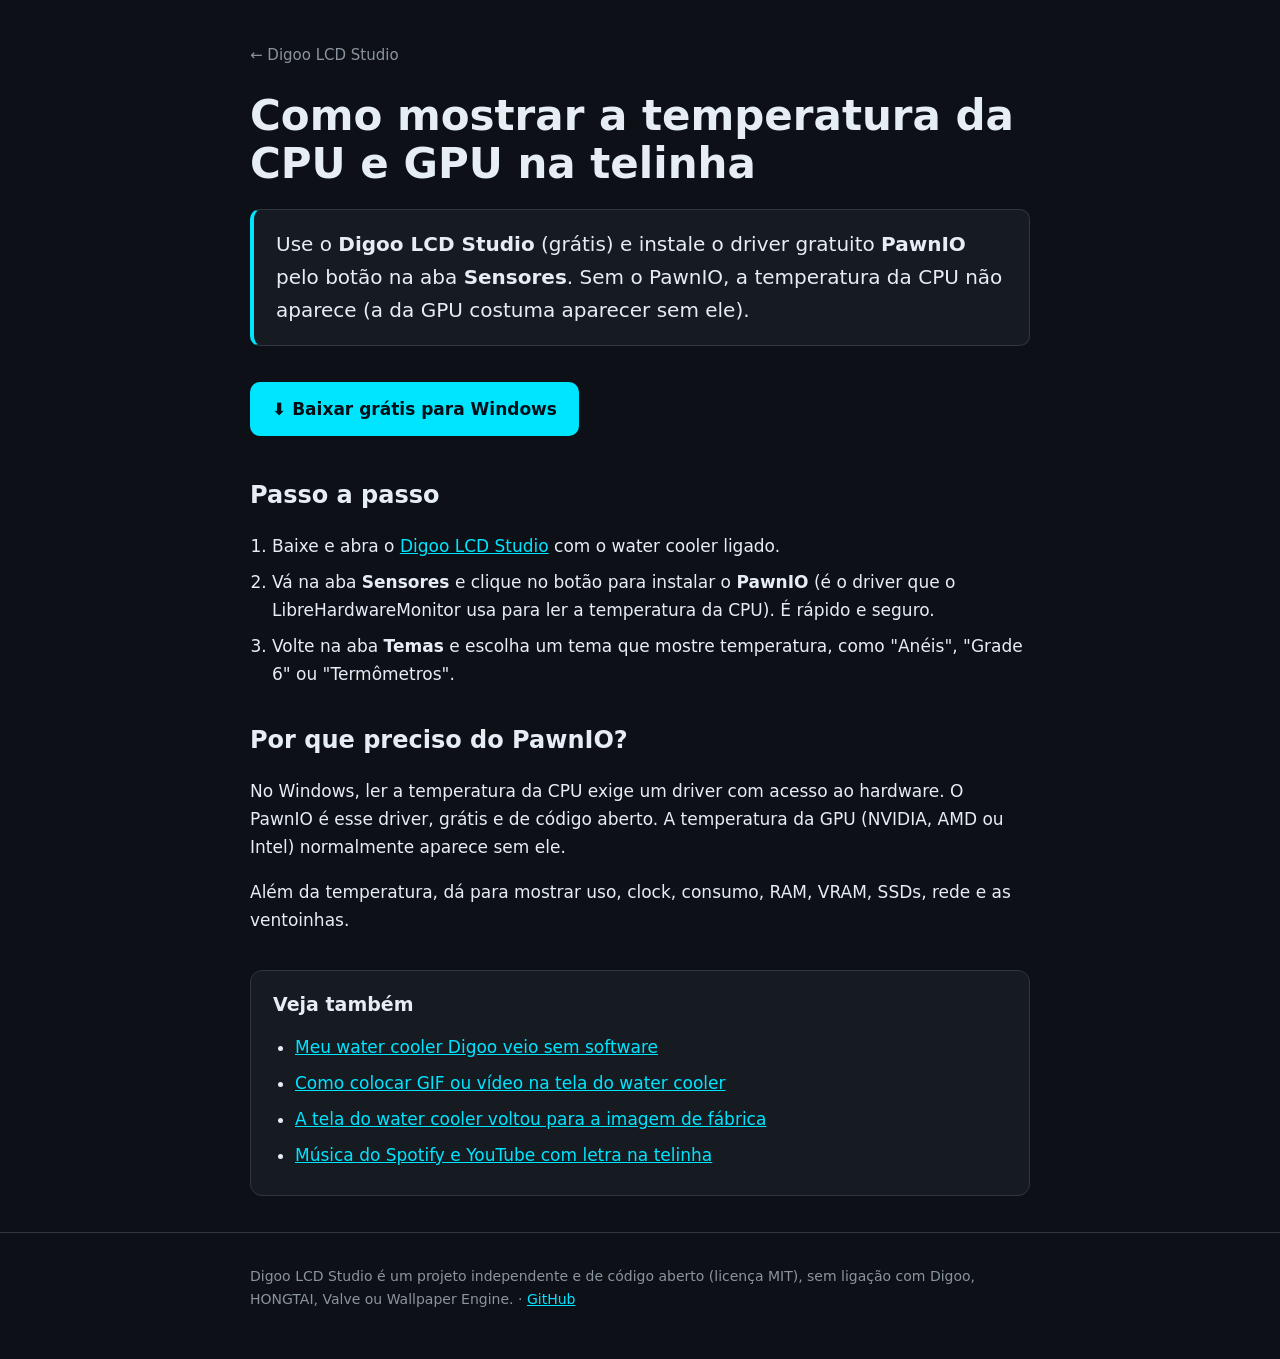
<file: docs/temperatura-cpu-gpu-water-cooler.html>
<!doctype html>
<html lang="pt-BR">
<head>
<meta charset="utf-8">
<meta name="viewport" content="width=device-width, initial-scale=1">
<title>Como mostrar a temperatura da CPU e GPU na tela do water cooler | Digoo LCD Studio</title>
<meta name="description" content="Para ver a temperatura da CPU e GPU na tela do water cooler Digoo, use o Digoo LCD Studio e instale o driver grátis PawnIO. Passo a passo.">
<meta name="keywords" content="temperatura cpu water cooler, temperatura na tela do cooler, digoo lcd temperatura cpu gpu, pawnio water cooler, mostrar cpu no water cooler">
<link rel="canonical" href="https://rubinho82.github.io/digoo-lcd-studio/temperatura-cpu-gpu-water-cooler.html">
<link rel="stylesheet" href="style.css">
<meta name="theme-color" content="#0d1117">
<meta property="og:type" content="article">
<meta property="og:title" content="Como mostrar a temperatura da CPU e GPU na tela do water cooler">
<meta property="og:description" content="Para ver a temperatura da CPU e GPU na tela do water cooler Digoo, use o Digoo LCD Studio e instale o driver grátis PawnIO. Passo a passo.">
<meta property="og:url" content="https://rubinho82.github.io/digoo-lcd-studio/temperatura-cpu-gpu-water-cooler.html">
<meta property="og:image" content="https://rubinho82.github.io/digoo-lcd-studio/img/social.png">
<script type="application/ld+json">
{
  "@context": "https://schema.org",
  "@type": "FAQPage",
  "mainEntity": [
    {
      "@type": "Question",
      "name": "Como mostrar a temperatura da CPU e GPU na telinha",
      "acceptedAnswer": {
        "@type": "Answer",
        "text": "Use o Digoo LCD Studio (grátis) e instale o driver gratuito PawnIO pelo botão na aba Sensores. Sem o PawnIO, a temperatura da CPU não aparece (a da GPU costuma aparecer sem ele)."
      }
    }
  ]
}
</script>
<script type="application/ld+json">
{
  "@context": "https://schema.org",
  "@type": "BreadcrumbList",
  "itemListElement": [
    {
      "@type": "ListItem",
      "position": 1,
      "name": "Digoo LCD Studio",
      "item": "https://rubinho82.github.io/digoo-lcd-studio/"
    },
    {
      "@type": "ListItem",
      "position": 2,
      "name": "Como mostrar a temperatura da CPU e GPU na telinha",
      "item": "https://rubinho82.github.io/digoo-lcd-studio/temperatura-cpu-gpu-water-cooler.html"
    }
  ]
}
</script>
</head>
<body>
<header>
  <div class="wrap"><a class="crumb" href="./">← Digoo LCD Studio</a></div>
</header>
<main class="wrap">
  <h1>Como mostrar a temperatura da CPU e GPU na telinha</h1>
  <p class="answer">Use o <strong>Digoo LCD Studio</strong> (grátis) e instale o driver gratuito <strong>PawnIO</strong> pelo botão na aba <strong>Sensores</strong>. Sem o PawnIO, a temperatura da CPU não aparece (a da GPU costuma aparecer sem ele).</p>
  <a class="btn" href="https://github.com/Rubinho82/digoo-lcd-studio/releases/latest">⬇ Baixar grátis para Windows</a>
  <h2>Passo a passo</h2>
<ol>
  <li>Baixe e abra o <a href="https://github.com/Rubinho82/digoo-lcd-studio/releases/latest">Digoo LCD Studio</a> com o water cooler ligado.</li>
  <li>Vá na aba <strong>Sensores</strong> e clique no botão para instalar o <strong>PawnIO</strong> (é o driver que
  o LibreHardwareMonitor usa para ler a temperatura da CPU). É rápido e seguro.</li>
  <li>Volte na aba <strong>Temas</strong> e escolha um tema que mostre temperatura, como "Anéis", "Grade 6" ou
  "Termômetros".</li>
</ol>
<h2>Por que preciso do PawnIO?</h2>
<p>No Windows, ler a temperatura da CPU exige um driver com acesso ao hardware. O PawnIO é esse driver, grátis e de
código aberto. A temperatura da GPU (NVIDIA, AMD ou Intel) normalmente aparece sem ele.</p>
<p>Além da temperatura, dá para mostrar uso, clock, consumo, RAM, VRAM, SSDs, rede e as ventoinhas.</p>
  <div class="more">
  <h2>Veja também</h2>
  <ul>
    <li><a href="water-cooler-digoo-sem-software.html">Meu water cooler Digoo veio sem software</a></li>
    <li><a href="gif-video-tela-water-cooler.html">Como colocar GIF ou vídeo na tela do water cooler</a></li>
    <li><a href="tela-water-cooler-voltou-fabrica.html">A tela do water cooler voltou para a imagem de fábrica</a></li>
    <li><a href="musica-spotify-letra-water-cooler.html">Música do Spotify e YouTube com letra na telinha</a></li>
  </ul>
</div>
</main>
<footer>
  <div class="wrap">Digoo LCD Studio é um projeto independente e de código aberto (licença MIT), sem ligação com
  Digoo, HONGTAI, Valve ou Wallpaper Engine. · <a href="https://github.com/Rubinho82/digoo-lcd-studio">GitHub</a>
  </div>
</footer>
</body>
</html>
</file>
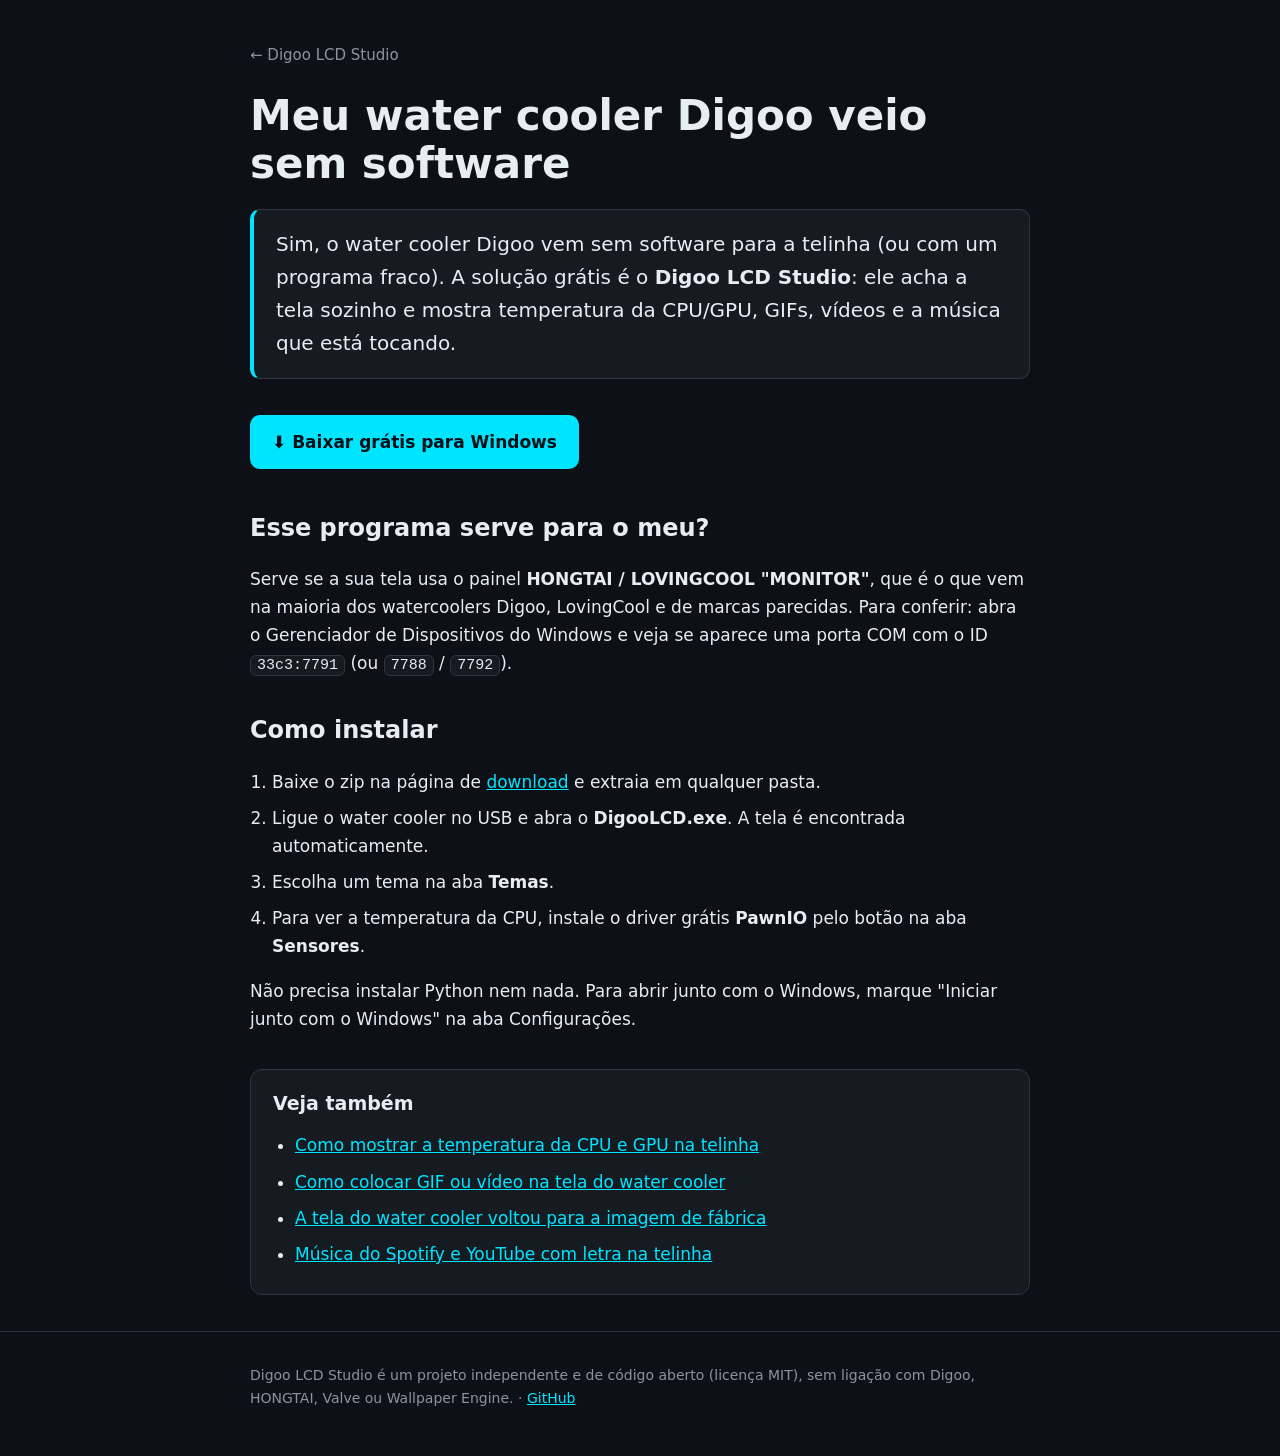
<file: docs/water-cooler-digoo-sem-software.html>
<!doctype html>
<html lang="pt-BR">
<head>
<meta charset="utf-8">
<meta name="viewport" content="width=device-width, initial-scale=1">
<title>Water cooler Digoo veio sem software? Baixe o programa grátis | Digoo LCD Studio</title>
<meta name="description" content="O water cooler Digoo não vem com programa para a tela LCD. Baixe o Digoo LCD Studio, grátis, para mostrar temperatura da CPU/GPU, GIFs, vídeos e música na telinha. Windows 10/11.">
<meta name="keywords" content="water cooler digoo sem software, programa water cooler digoo, software digoo water cooler, digoo aio sem programa, tela water cooler digoo">
<link rel="canonical" href="https://rubinho82.github.io/digoo-lcd-studio/water-cooler-digoo-sem-software.html">
<link rel="stylesheet" href="style.css">
<meta name="theme-color" content="#0d1117">
<meta property="og:type" content="article">
<meta property="og:title" content="Water cooler Digoo veio sem software? Baixe o programa grátis">
<meta property="og:description" content="O water cooler Digoo não vem com programa para a tela LCD. Baixe o Digoo LCD Studio, grátis, para mostrar temperatura da CPU/GPU, GIFs, vídeos e música na telinha. Windows 10/11.">
<meta property="og:url" content="https://rubinho82.github.io/digoo-lcd-studio/water-cooler-digoo-sem-software.html">
<meta property="og:image" content="https://rubinho82.github.io/digoo-lcd-studio/img/social.png">
<script type="application/ld+json">
{
  "@context": "https://schema.org",
  "@type": "FAQPage",
  "mainEntity": [
    {
      "@type": "Question",
      "name": "Meu water cooler Digoo veio sem software",
      "acceptedAnswer": {
        "@type": "Answer",
        "text": "Sim, o water cooler Digoo vem sem software para a telinha (ou com um programa fraco). A solução grátis é o Digoo LCD Studio: ele acha a tela sozinho e mostra temperatura da CPU/GPU, GIFs, vídeos e a música que está tocando."
      }
    }
  ]
}
</script>
<script type="application/ld+json">
{
  "@context": "https://schema.org",
  "@type": "BreadcrumbList",
  "itemListElement": [
    {
      "@type": "ListItem",
      "position": 1,
      "name": "Digoo LCD Studio",
      "item": "https://rubinho82.github.io/digoo-lcd-studio/"
    },
    {
      "@type": "ListItem",
      "position": 2,
      "name": "Meu water cooler Digoo veio sem software",
      "item": "https://rubinho82.github.io/digoo-lcd-studio/water-cooler-digoo-sem-software.html"
    }
  ]
}
</script>
</head>
<body>
<header>
  <div class="wrap"><a class="crumb" href="./">← Digoo LCD Studio</a></div>
</header>
<main class="wrap">
  <h1>Meu water cooler Digoo veio sem software</h1>
  <p class="answer">Sim, o water cooler Digoo vem sem software para a telinha (ou com um programa fraco). A solução grátis é o <strong>Digoo LCD Studio</strong>: ele acha a tela sozinho e mostra temperatura da CPU/GPU, GIFs, vídeos e a música que está tocando.</p>
  <a class="btn" href="https://github.com/Rubinho82/digoo-lcd-studio/releases/latest">⬇ Baixar grátis para Windows</a>
  <h2>Esse programa serve para o meu?</h2>
<p>Serve se a sua tela usa o painel <strong>HONGTAI / LOVINGCOOL "MONITOR"</strong>, que é o que vem na maioria
dos watercoolers Digoo, LovingCool e de marcas parecidas. Para conferir: abra o Gerenciador de Dispositivos do
Windows e veja se aparece uma porta COM com o ID <code>33c3:7791</code> (ou <code>7788</code> / <code>7792</code>).</p>

<h2>Como instalar</h2>
<ol>
  <li>Baixe o zip na página de <a href="https://github.com/Rubinho82/digoo-lcd-studio/releases/latest">download</a> e extraia em qualquer pasta.</li>
  <li>Ligue o water cooler no USB e abra o <strong>DigooLCD.exe</strong>. A tela é encontrada automaticamente.</li>
  <li>Escolha um tema na aba <strong>Temas</strong>.</li>
  <li>Para ver a temperatura da CPU, instale o driver grátis <strong>PawnIO</strong> pelo botão na aba
  <strong>Sensores</strong>.</li>
</ol>
<p>Não precisa instalar Python nem nada. Para abrir junto com o Windows, marque "Iniciar junto com o Windows"
na aba Configurações.</p>
  <div class="more">
  <h2>Veja também</h2>
  <ul>
    <li><a href="temperatura-cpu-gpu-water-cooler.html">Como mostrar a temperatura da CPU e GPU na telinha</a></li>
    <li><a href="gif-video-tela-water-cooler.html">Como colocar GIF ou vídeo na tela do water cooler</a></li>
    <li><a href="tela-water-cooler-voltou-fabrica.html">A tela do water cooler voltou para a imagem de fábrica</a></li>
    <li><a href="musica-spotify-letra-water-cooler.html">Música do Spotify e YouTube com letra na telinha</a></li>
  </ul>
</div>
</main>
<footer>
  <div class="wrap">Digoo LCD Studio é um projeto independente e de código aberto (licença MIT), sem ligação com
  Digoo, HONGTAI, Valve ou Wallpaper Engine. · <a href="https://github.com/Rubinho82/digoo-lcd-studio">GitHub</a>
  </div>
</footer>
</body>
</html>
</file>
<file: docs/style.css>
:root {
  --bg: #0d1117; --bg2: #161b22; --line: #30363d; --fg: #e6edf3; --muted: #8b949e;
  --acc: #00e5ff; --acc2: #ff2e88;
}
* { box-sizing: border-box; }
body { margin: 0; background: var(--bg); color: var(--fg);
  font: 17px/1.65 "Segoe UI", system-ui, -apple-system, sans-serif; }
a { color: var(--acc); }
.wrap { max-width: 820px; margin: 0 auto; padding: 0 20px; }
header { padding: 40px 0 8px; }
.crumb { color: var(--muted); font-size: 15px; text-decoration: none; }
.crumb:hover { color: var(--fg); }
h1 { font-size: clamp(28px, 5vw, 42px); line-height: 1.15; margin: 16px 0 10px; }
.answer { font-size: 20px; background: var(--bg2); border: 1px solid var(--line);
  border-left: 4px solid var(--acc); border-radius: 10px; padding: 18px 22px; margin: 20px 0 28px; }
h2 { font-size: 24px; margin: 32px 0 12px; }
ol, ul { padding-left: 22px; }
li { margin-bottom: 8px; }
code { background: var(--bg2); border: 1px solid var(--line); border-radius: 6px;
  padding: 1px 6px; font-size: 15px; }
img.full { width: 100%; height: auto; border-radius: 12px; display: block; margin: 20px 0; }
.btn { display: inline-block; padding: 13px 22px; border-radius: 10px; font-weight: 700;
  text-decoration: none; background: var(--acc); color: #001016; margin: 8px 0; }
.more { background: var(--bg2); border: 1px solid var(--line); border-radius: 12px;
  padding: 18px 22px; margin: 36px 0; }
.more h2 { margin-top: 0; font-size: 19px; }
.more ul { margin: 0; }
footer { padding: 32px 0 48px; margin-top: 36px; color: var(--muted); font-size: 14px;
  border-top: 1px solid var(--line); }
</file>
